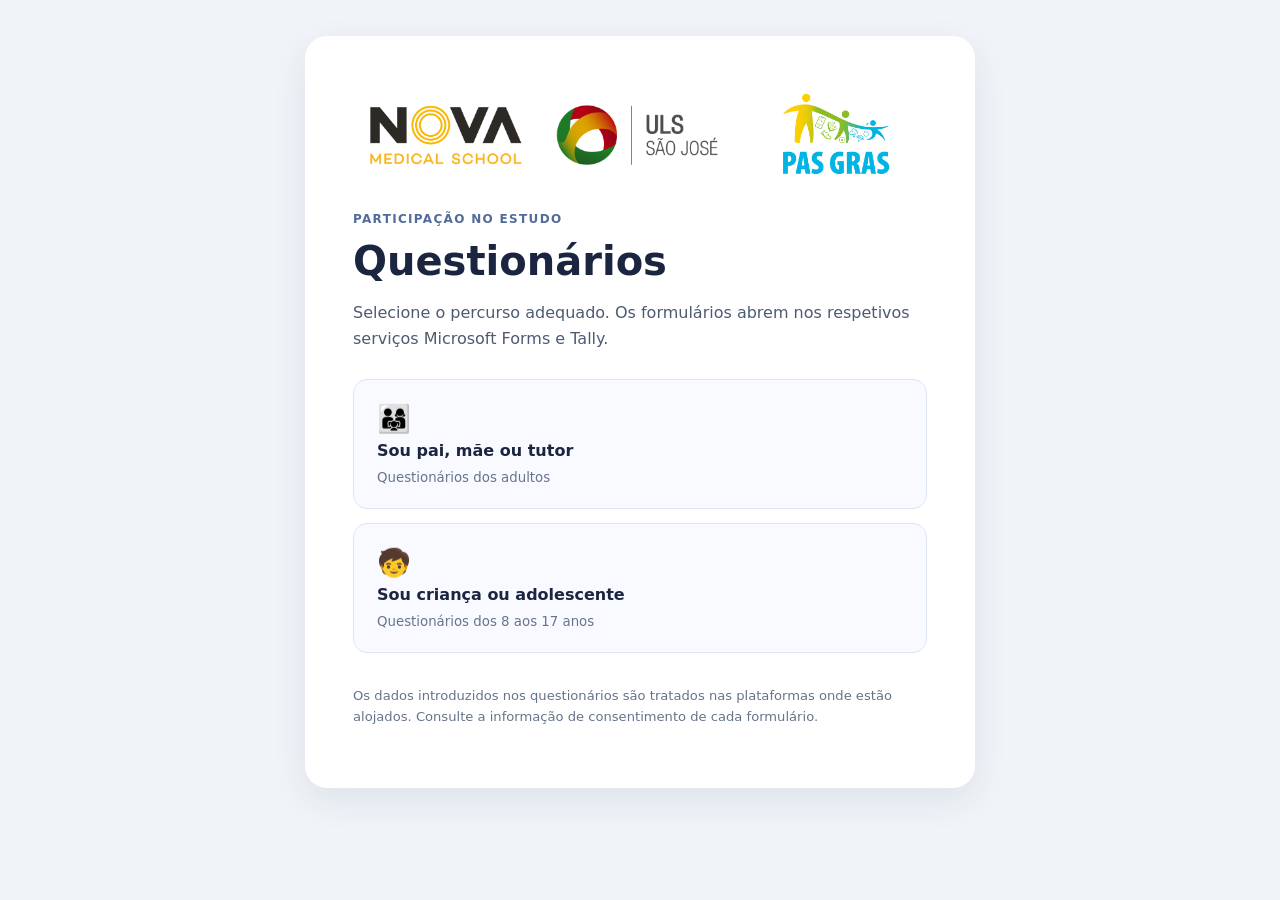
<file: index.html>
<!doctype html>
<html lang="pt">
<head>
    <meta charset="utf-8">
    <meta name="robots" content="noindex,nofollow,noarchive">
    <meta name="viewport" content="width=device-width,initial-scale=1">
    <title>Questionários do estudo</title>
    <link rel="stylesheet" href="style.css">
</head>
<body>
    <main class="card">

        <div class="study-logos">
            <div class="study-logo logo-dark">
                <img src="logo-nova-medical-school.png"
                     alt="NOVA Medical School">
            </div>

            <div class="study-logo">
                <img src="logo-uls-sao-jose.png"
                     alt="ULS São José">
            </div>

            <div class="study-logo">
                <img src="logo-pas-gras.png"
                     alt="PAS GRAS">
            </div>
        </div>

        <div class="eyebrow">Participação no estudo</div>

        <h1>Questionários</h1>

        <p>
            Selecione o percurso adequado. Os formulários
            abrem nos respetivos serviços Microsoft Forms e Tally.
        </p>

        <div class="options">
            <a class="option" href="pais.html">
                <span>👨‍👩‍👧</span>
                <strong>Sou pai, mãe ou tutor</strong>
                <small>Questionários dos adultos</small>
            </a>

            <a class="option" href="criancas.html">
                <span>🧒</span>
                <strong>Sou criança ou adolescente</strong>
                <small>Questionários dos 8 aos 17 anos</small>
            </a>
        </div>

        <p class="note">
            Os dados introduzidos nos questionários são
            tratados nas plataformas onde estão alojados.
            Consulte a informação de consentimento de cada formulário.
        </p>

    </main>
</body>
</html>
</file>
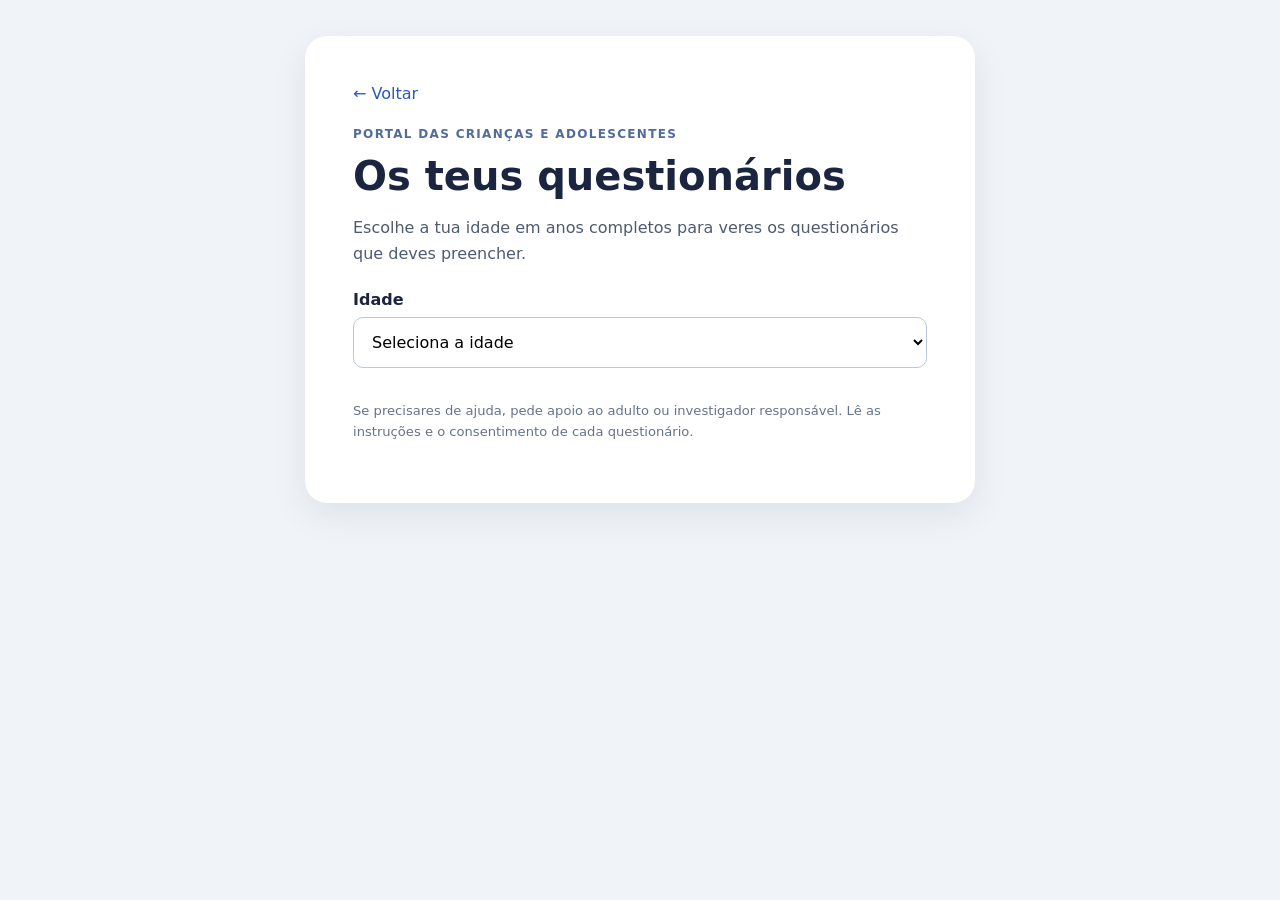
<file: criancas.html>
<!doctype html>
<html lang="pt">

<head>
    <meta charset="utf-8">
    <meta name="robots" content="noindex,nofollow,noarchive">
    <meta name="viewport" content="width=device-width, initial-scale=1">

    <title>Questionários — Crianças e adolescentes</title>

    <link rel="stylesheet" href="style.css">
</head>

<body>
    <main class="card">

        <a class="back" href="index.html">← Voltar</a>

        <div class="eyebrow">
            Portal das crianças e adolescentes
        </div>

        <h1>Os teus questionários</h1>

        <p>
            Escolhe a tua idade em anos completos para
            veres os questionários que deves preencher.
        </p>

        <label for="idade">Idade</label>

        <select id="idade">
            <option value="">Seleciona a idade</option>
        </select>

        <section id="resultados" aria-live="polite"></section>

        <p class="note">
            Se precisares de ajuda, pede apoio ao adulto
            ou investigador responsável. Lê as instruções
            e o consentimento de cada questionário.
        </p>

    </main>

    <script>

        // QUESTIONÁRIOS POR ORDEM DE APRESENTAÇÃO

        const items = [

            // 1. CLINIC — SEMPRE PRIMEIRO

            {
                name: 'Questionário sobre Hábitos de Vida e Saúde (CLINIC)',
                min: 8,
                max: 11,
                platform: 'Tally',
                url: 'https://tally.so/r/1WW9Vl'
            },

            {
                name: 'Questionário sobre Hábitos de Vida e Saúde (CLINIC)',
                min: 12,
                max: 17,
                platform: 'Tally',
                url: 'https://tally.so/r/xVVJJ5'
            },

            // 2. CASSS — SEGUNDO

            {
                name: 'Questionário sobre Apoio Social (CASSS)',
                min: 8,
                max: 11,
                platform: 'Microsoft Forms',
                url: 'https://forms.cloud.microsoft/e/vtvPmZyfM2'
            },

            {
                name: 'Questionário sobre Apoio Social (CASSS)',
                min: 12,
                max: 17,
                platform: 'Microsoft Forms',
                url: 'https://forms.cloud.microsoft/e/TfiKZe6auR'
            },

            // 3. SDQ — TERCEIRO

            {
                name: 'Questionário sobre Emoções e Comportamentos (SDQ)',
                min: 11,
                max: 17,
                platform: 'Microsoft Forms',
                url: 'https://forms.cloud.microsoft/e/n7xr0utHWA'
            }

        ];

        // ELEMENTOS DA PÁGINA

        const select = document.querySelector('#idade');
        const out = document.querySelector('#resultados');

        // CRIAR OPÇÕES DE IDADE (8 A 17 ANOS)

        for (let n = 8; n <= 17; n++) {

            const opt = document.createElement('option');

            opt.value = n;
            opt.textContent = n + ' anos';

            select.appendChild(opt);
        }

        // MOSTRAR QUESTIONÁRIOS CORRESPONDENTES

        select.addEventListener('change', () => {

            const n = Number(select.value);

            out.replaceChildren();

            if (!select.value) return;

            const list = items.filter(
                x => n >= x.min && n <= x.max
            );

            const heading = document.createElement('h2');

            heading.textContent =
                'Questionários para ' + n + ' anos';

            out.appendChild(heading);

            const ol = document.createElement('ol');

            ol.className = 'forms';

            for (const x of list) {

                const li = document.createElement('li');
                const info = document.createElement('div');
                const strong = document.createElement('strong');
                const small = document.createElement('small');
                const a = document.createElement('a');

                strong.textContent = x.name;
                small.textContent = x.platform;

                info.append(strong, small);

                a.href = x.url;
                a.target = '_blank';
                a.rel = 'noopener noreferrer';
                a.textContent = 'Abrir ↗';

                li.append(info, a);
                ol.appendChild(li);
            }

            out.appendChild(ol);
        });

    </script>

</body>
</html>
</file>
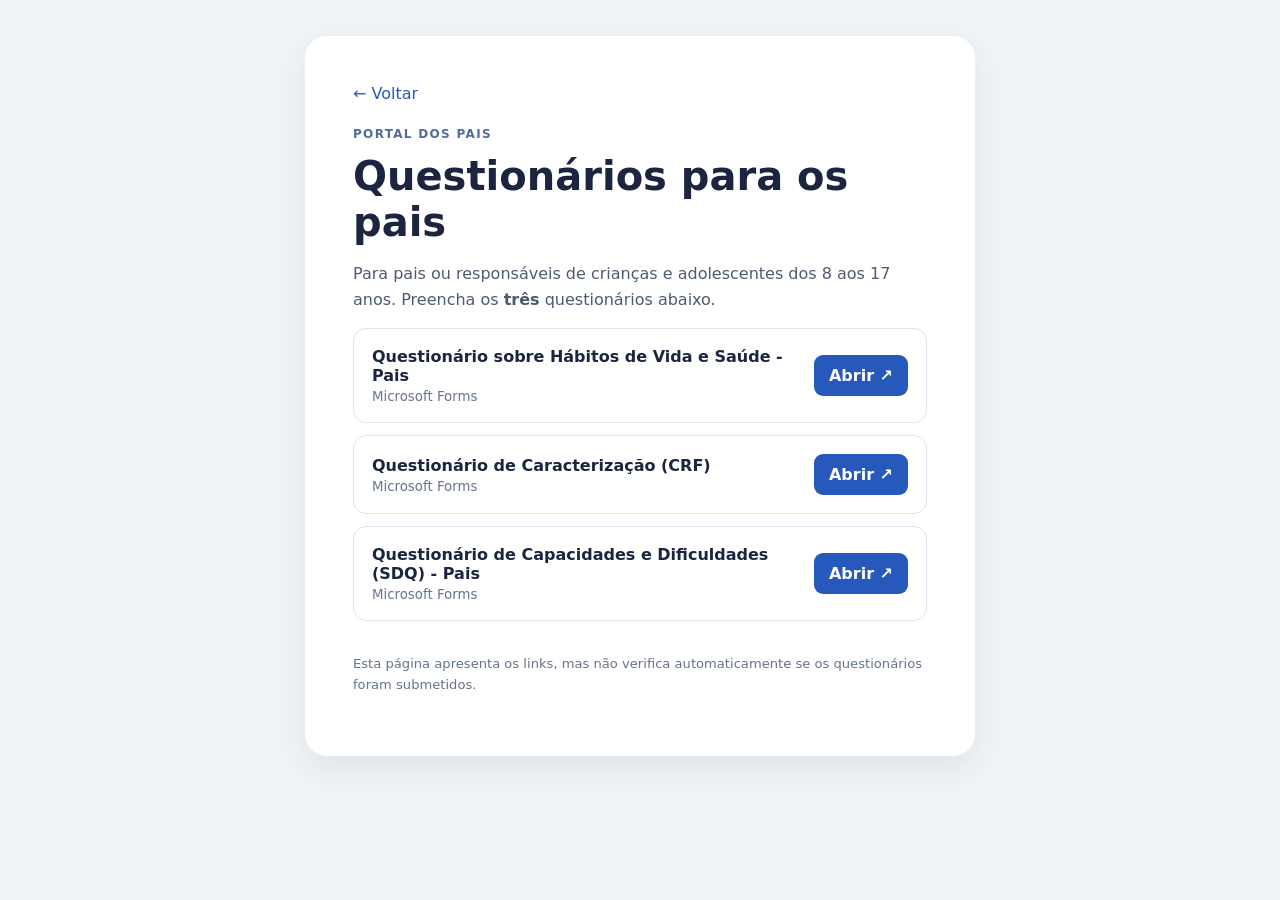
<file: pais.html>
<!doctype html>
<html lang="pt">

<head>
    <meta charset="utf-8">
    <meta name="robots" content="noindex,nofollow,noarchive">
    <meta name="viewport" content="width=device-width, initial-scale=1">

    <title>Questionários — Pais</title>

    <link rel="stylesheet" href="style.css">
</head>

<body>
    <main class="card">

        <a class="back" href="index.html">← Voltar</a>

        <div class="eyebrow">
            Portal dos pais
        </div>

        <h1>Questionários para os pais</h1>

        <p>
            Para pais ou responsáveis de crianças e adolescentes
            dos 8 aos 17 anos. Preencha os
            <strong>três</strong> questionários abaixo.
        </p>

        <ol class="forms">

            <!-- 1. ADULTOS -->
            <li>
                <div>
                    <strong>Questionário sobre Hábitos de Vida e Saúde - Pais</strong>
                    <small>Microsoft Forms</small>
                </div>

                <a
                    target="_blank"
                    rel="noopener noreferrer"
                    href="https://forms.cloud.microsoft/e/Ct0WgW4F0K"
                >
                    Abrir ↗
                </a>
            </li>

            <!-- 2. CRF -->
            <li>
                <div>
                    <strong>Questionário de Caracterização (CRF)</strong>
                    <small>Microsoft Forms</small>
                </div>

                <a
                    target="_blank"
                    rel="noopener noreferrer"
                    href="https://forms.cloud.microsoft/e/tHv55P8aRF"
                >
                    Abrir ↗
                </a>
            </li>

            <!-- 3. SDQ-POR (PAIS) -->
            <li>
                <div>
                    <strong>Questionário de Capacidades e Dificuldades (SDQ) - Pais</strong>
                    <small>Microsoft Forms</small>
                </div>

                <a
                    target="_blank"
                    rel="noopener noreferrer"
                    href="https://forms.cloud.microsoft/e/0iCTaDCGwX"
                >
                    Abrir ↗
                </a>
            </li>

        </ol>

        <p class="note">
            Esta página apresenta os links, mas não verifica
            automaticamente se os questionários foram submetidos.
        </p>

    </main>
</body>
</html>
</file>
<file: style.css>
:root {
    font-family: system-ui, -apple-system, "Segoe UI", sans-serif;
    color: #1b2540;
    background: #f0f4f8;
}

* {
    box-sizing: border-box;
}

body {
    margin: 0;
    padding: 36px 16px;
}

.card {
    background: white;
    border-radius: 22px;
    max-width: 670px;
    margin: 0 auto;
    padding: clamp(22px, 5vw, 48px);
    box-shadow: 0 12px 35px #21325316;
}

.eyebrow {
    text-transform: uppercase;
    letter-spacing: .11em;
    color: #526b9b;
    font-weight: 750;
    font-size: .75rem;
}

h1 {
    font-size: clamp(1.75rem, 5vw, 2.5rem);
    margin: 12px 0;
}

h2 {
    font-size: 1.2rem;
    margin: 32px 0 12px;
}

p {
    color: #4d5b71;
    line-height: 1.6;
}

.options {
    display: grid;
    gap: 14px;
    margin: 28px 0;
}

.option {
    display: flex;
    flex-direction: column;
    gap: 6px;
    text-decoration: none;
    color: #1b2540;
    padding: 23px;
    border: 1px solid #dce5f1;
    border-radius: 14px;
    background: #f8faff;
}

.option:hover {
    border-color: #3564c9;
    background: #eef4ff;
}

.option span {
    font-size: 1.7rem;
}

.option small,
.forms small {
    display: block;
    color: #66758d;
    margin-top: 4px;
}

.forms {
    padding: 0;
    list-style: none;
    display: grid;
    gap: 12px;
}

.forms li {
    display: flex;
    align-items: center;
    justify-content: space-between;
    gap: 14px;
    padding: 18px;
    border: 1px solid #dce5f1;
    border-radius: 13px;
}

.forms a {
    white-space: nowrap;
    background: #2758bb;
    color: white;
    padding: 11px 15px;
    border-radius: 9px;
    text-decoration: none;
    font-weight: 650;
}

.forms a:hover {
    background: #163e91;
}

.back {
    display: inline-block;
    margin-bottom: 24px;
    color: #2758bb;
    text-decoration: none;
}

.note {
    font-size: .82rem;
    margin-top: 32px;
    color: #65748a;
}

label {
    display: block;
    font-weight: 700;
    margin: 24px 0 8px;
}

select {
    width: 100%;
    padding: 14px;
    border: 1px solid #b9c8dc;
    border-radius: 10px;
    background: white;
    font: inherit;
}

/* TRES LOGOTIPOS */

.study-logos {
    display: grid;
    grid-template-columns: repeat(3, minmax(0, 1fr));
    gap: 12px;
    margin-bottom: 30px;
    align-items: center;
}

.study-logo {
    display: flex;
    align-items: center;
    justify-content: center;
    min-width: 0;
    height: 105px;
    padding: 10px;
    border-radius: 12px;
    background: #f5f7fa;
}

.study-logo.logo-dark {
    background: #f5f7fa;
}

.study-logo img {
    display: block;
    width: 100%;
    max-height: 85px;
    object-fit: contain;
}

@media (max-width: 480px) {
    .study-logos {
        gap: 6px;
    }

    .study-logo {
        height: 75px;
        padding: 6px;
    }

    .study-logo img {
        max-height: 65px;
    }

    .forms li {
        align-items: flex-start;
        flex-direction: column;
    }

    .forms a {
        width: 100%;
        text-align: center;
    }
    
}

/* Fundo branco para os três logótipos */

.study-logo,
.study-logo.logo-dark {
    background: #ffffff;
}


/* CORREÇÃO DO LAYOUT NMS */

/* Manter todo o conteúdo numa única coluna */
.card {
    display: block !important;
    width: 100%;
    max-width: 670px;
    margin: 0 auto;
}

/* Colocar os três logótipos lado a lado */
.study-logos {
    display: grid !important;
    grid-template-columns: repeat(3, minmax(0, 1fr)) !important;
    align-items: center;
    gap: 12px;
    width: 100%;
    margin-bottom: 28px;
}

/* Fundo branco para os três logótipos */
.study-logo,
.study-logo.logo-dark {
    display: flex;
    align-items: center;
    justify-content: center;
    background: #ffffff !important;
    min-width: 0;
    height: 100px;
    padding: 8px;
}

/* Ajustar o tamanho das imagens */
.study-logo img {
    display: block;
    width: 100%;
    max-width: 100%;
    height: 85px;
    object-fit: contain;
}

/* Evitar que outros elementos fiquem lado a lado */
.card > h1,
.card > p,
.card > .eyebrow,
.card > .options {
    width: 100%;
}

/* Botões dos questionários */
.options {
    display: grid;
    grid-template-columns: 1fr;
    gap: 14px;
    margin: 28px 0;
}
</file>
